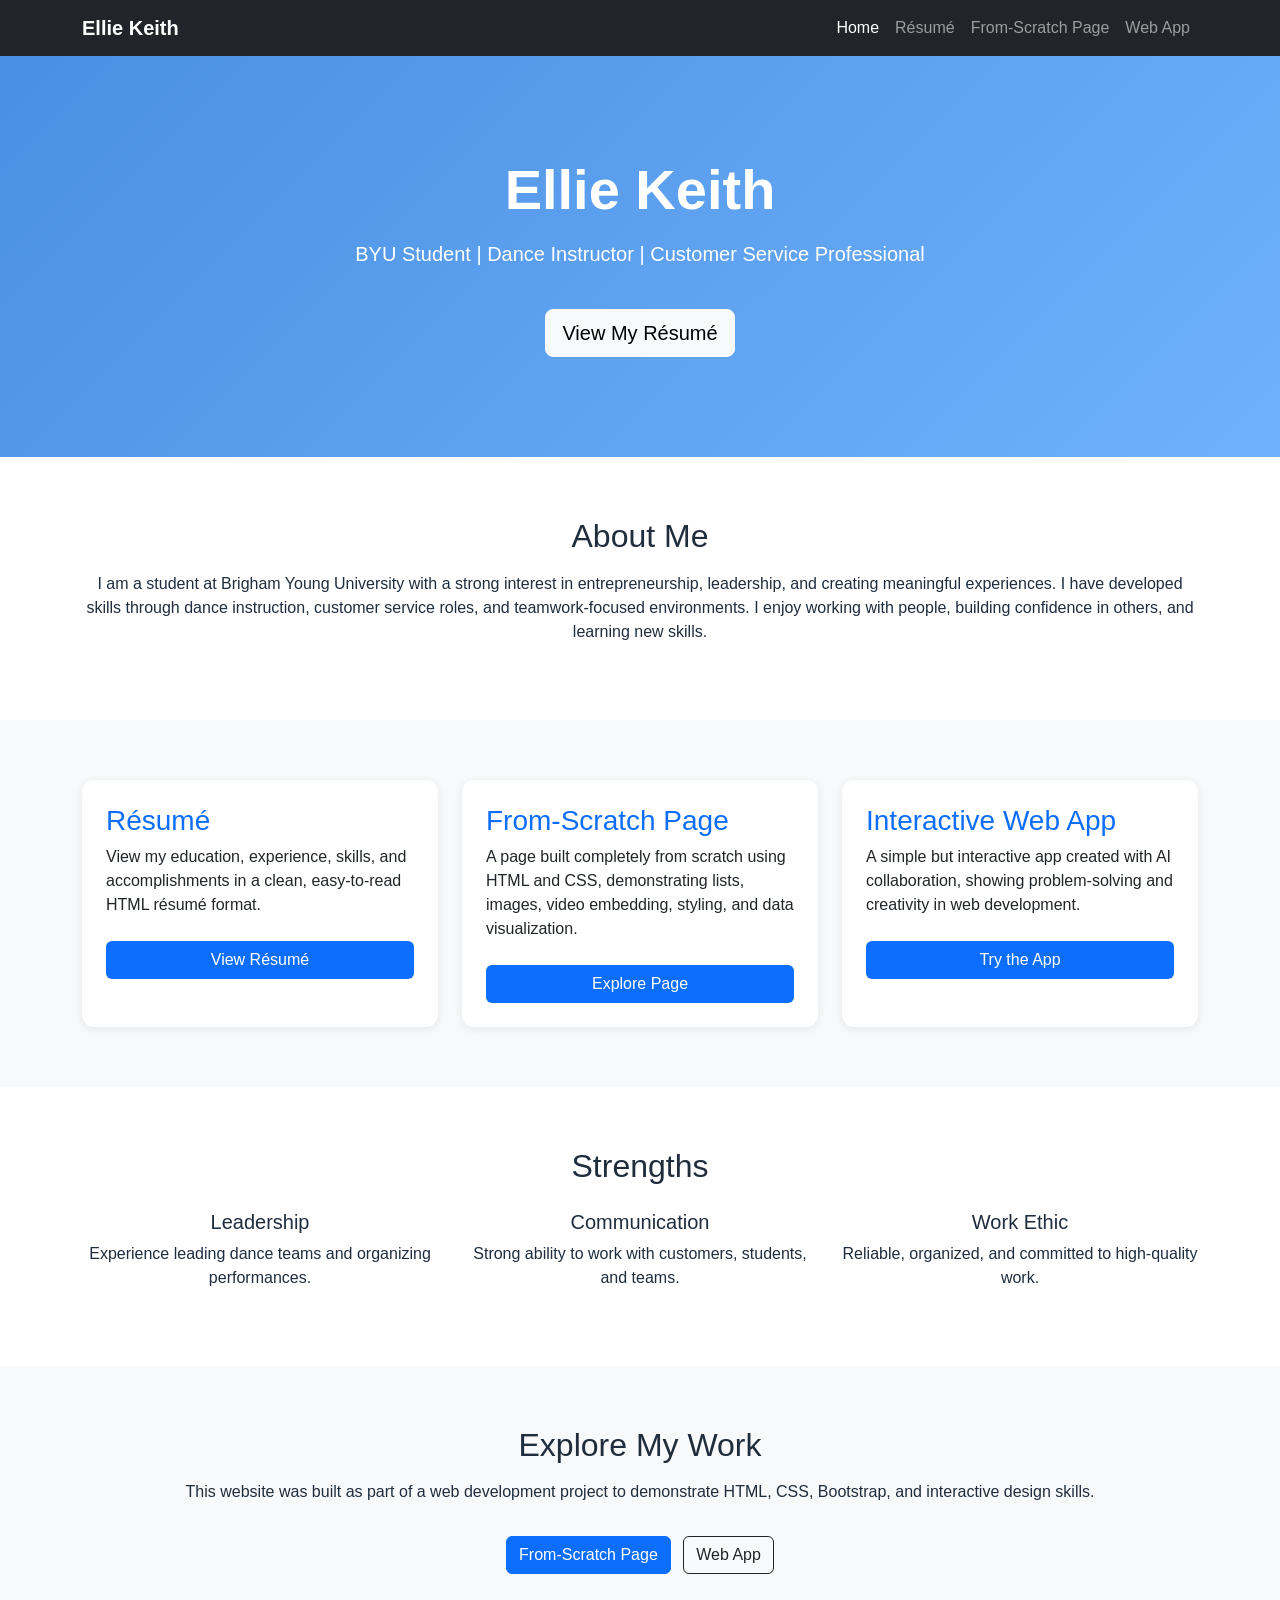
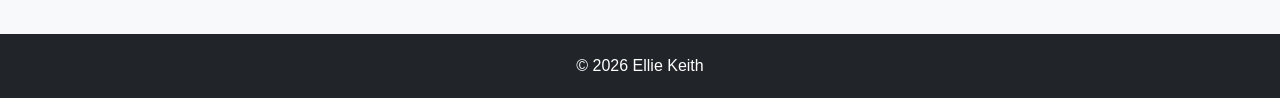
<file: index.html>
<!DOCTYPE html>
<html lang="en">
<head>
  <meta charset="UTF-8">
  <meta name="viewport" content="width=device-width, initial-scale=1.0">
  <title>Ellie Keith | Professional Website</title>

  <!-- Bootstrap -->
  <link href="https://cdn.jsdelivr.net/npm/bootstrap@5.3.3/dist/css/bootstrap.min.css" rel="stylesheet">

  <style>
    body {
      font-family: Arial, sans-serif;
      color: #1f2d3d;
    }

    .hero {
      background: linear-gradient(135deg, #4a90e2, #6fb1fc);
      color: white;
      padding: 100px 20px;
      text-align: center;
    }

    .hero h1 {
      font-weight: bold;
    }

    .section {
      padding: 60px 20px;
    }

    .card {
      border: none;
      border-radius: 12px;
      box-shadow: 0 2px 10px rgba(0,0,0,0.08);
      height: 100%;
    }

    .card h3 {
      color: #0d6efd;
    }

    .cta-section {
      background-color: #f8f9fa;
      text-align: center;
      padding: 60px 20px;
    }

    footer {
      background-color: #212529;
      color: white;
      text-align: center;
      padding: 20px;
    }

    a.btn-custom {
      background-color: #0d6efd;
      color: white;
      border-radius: 6px;
    }

    a.btn-custom:hover {
      background-color: #0b5ed7;
      color: white;
    }
  </style>
</head>

<body>

  <!-- NAVBAR -->
  <nav class="navbar navbar-expand-lg navbar-dark bg-dark">
    <div class="container">
      <a class="navbar-brand fw-bold" href="index.html">Ellie Keith</a>

      <button class="navbar-toggler" type="button" data-bs-toggle="collapse" data-bs-target="#navMenu">
        <span class="navbar-toggler-icon"></span>
      </button>

      <div class="collapse navbar-collapse" id="navMenu">
        <ul class="navbar-nav ms-auto">
          <li class="nav-item"><a class="nav-link active" href="index.html">Home</a></li>
          <li class="nav-item"><a class="nav-link" href="resume.html">Résumé</a></li>
          <li class="nav-item"><a class="nav-link" href="scratch.html">From-Scratch Page</a></li>
          <li class="nav-item"><a class="nav-link" href="app.html">Web App</a></li>
        </ul>
      </div>
    </div>
  </nav>

  <!-- HERO -->
  <header class="hero">
    <div class="container">
      <h1 class="display-4">Ellie Keith</h1>
      <p class="lead mt-3">
        BYU Student | Dance Instructor | Customer Service Professional
      </p>

      <a href="resume.html" class="btn btn-light btn-lg mt-4">
        View My Résumé
      </a>
    </div>
  </header>

  <!-- ABOUT -->
  <section class="section">
    <div class="container text-center">
      <h2>About Me</h2>
      <p class="mt-3">
        I am a student at Brigham Young University with a strong interest in entrepreneurship,
        leadership, and creating meaningful experiences. I have developed skills through dance instruction,
        customer service roles, and teamwork-focused environments. I enjoy working with people,
        building confidence in others, and learning new skills.
      </p>
    </div>
  </section>

  <!-- CARDS SECTION -->
  <section class="section bg-light">
    <div class="container">
      <div class="row g-4">

        <!-- Resume -->
        <div class="col-md-4">
          <div class="card p-4">
            <h3>Résumé</h3>
            <p>
              View my education, experience, skills, and accomplishments in a clean,
              easy-to-read HTML résumé format.
            </p>
            <a href="resume.html" class="btn btn-custom mt-2">View Résumé</a>
          </div>
        </div>

        <!-- Scratch Page -->
        <div class="col-md-4">
          <div class="card p-4">
            <h3>From-Scratch Page</h3>
            <p>
              A page built completely from scratch using HTML and CSS, demonstrating
              lists, images, video embedding, styling, and data visualization.
            </p>
            <a href="scratch.html" class="btn btn-custom mt-2">Explore Page</a>
          </div>
        </div>

        <!-- Web App -->
        <div class="col-md-4">
          <div class="card p-4">
            <h3>Interactive Web App</h3>
            <p>
              A simple but interactive app created with AI collaboration, showing
              problem-solving and creativity in web development.
            </p>
            <a href="app.html" class="btn btn-custom mt-2">Try the App</a>
          </div>
        </div>

      </div>
    </div>
  </section>

  <!-- SKILLS / STRENGTHS -->
  <section class="section">
    <div class="container text-center">
      <h2>Strengths</h2>

      <div class="row mt-4">
        <div class="col-md-4">
          <h5>Leadership</h5>
          <p>Experience leading dance teams and organizing performances.</p>
        </div>
        <div class="col-md-4">
          <h5>Communication</h5>
          <p>Strong ability to work with customers, students, and teams.</p>
        </div>
        <div class="col-md-4">
          <h5>Work Ethic</h5>
          <p>Reliable, organized, and committed to high-quality work.</p>
        </div>
      </div>
    </div>
  </section>

  <!-- CTA -->
  <section class="cta-section">
    <div class="container">
      <h2>Explore My Work</h2>
      <p class="mt-3">
        This website was built as part of a web development project to demonstrate
        HTML, CSS, Bootstrap, and interactive design skills.
      </p>

      <a href="scratch.html" class="btn btn-primary me-2 mt-3">From-Scratch Page</a>
      <a href="app.html" class="btn btn-outline-dark mt-3">Web App</a>
    </div>
  </section>

  <!-- FOOTER -->
  <footer>
    <p class="mb-0">© 2026 Ellie Keith</p>
  </footer>

  <!-- Bootstrap JS -->
  <script src="https://cdn.jsdelivr.net/npm/bootstrap@5.3.3/dist/js/bootstrap.bundle.min.js"></script>

</body>
</html>
</file>
